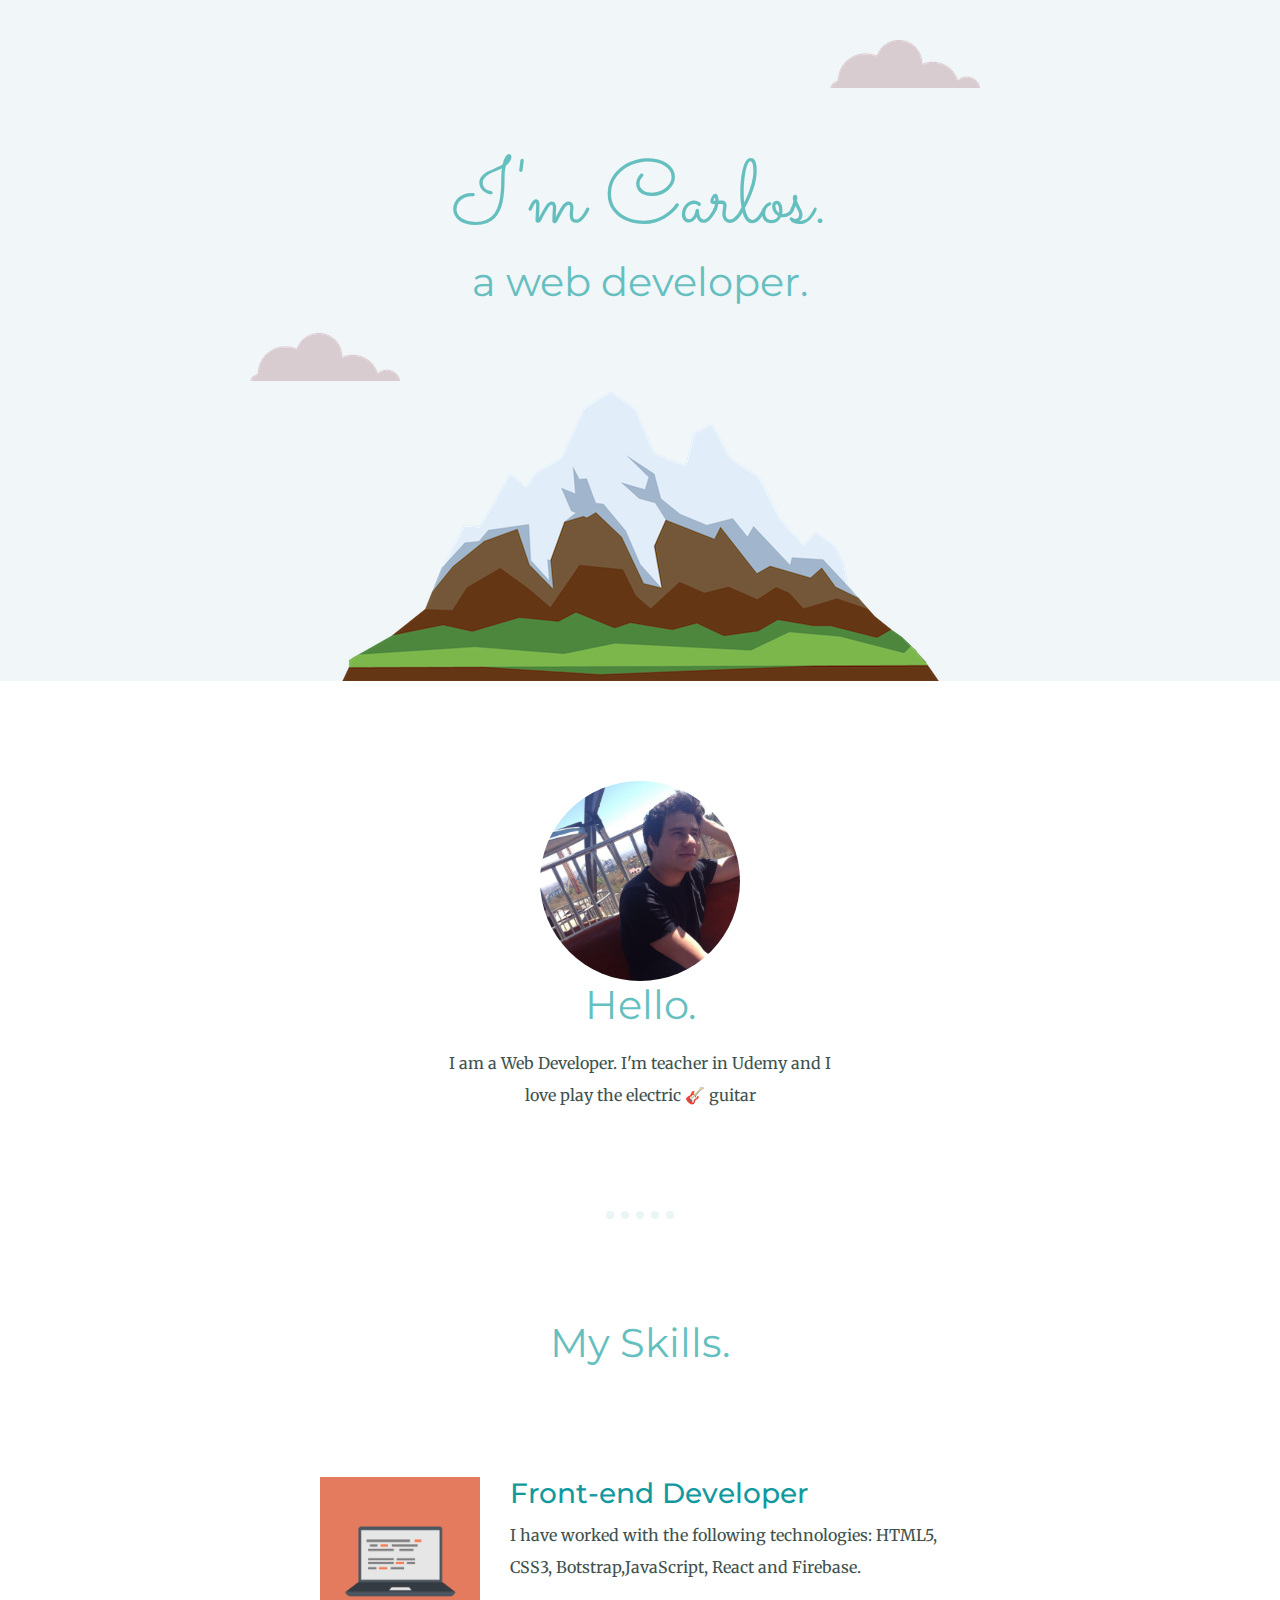
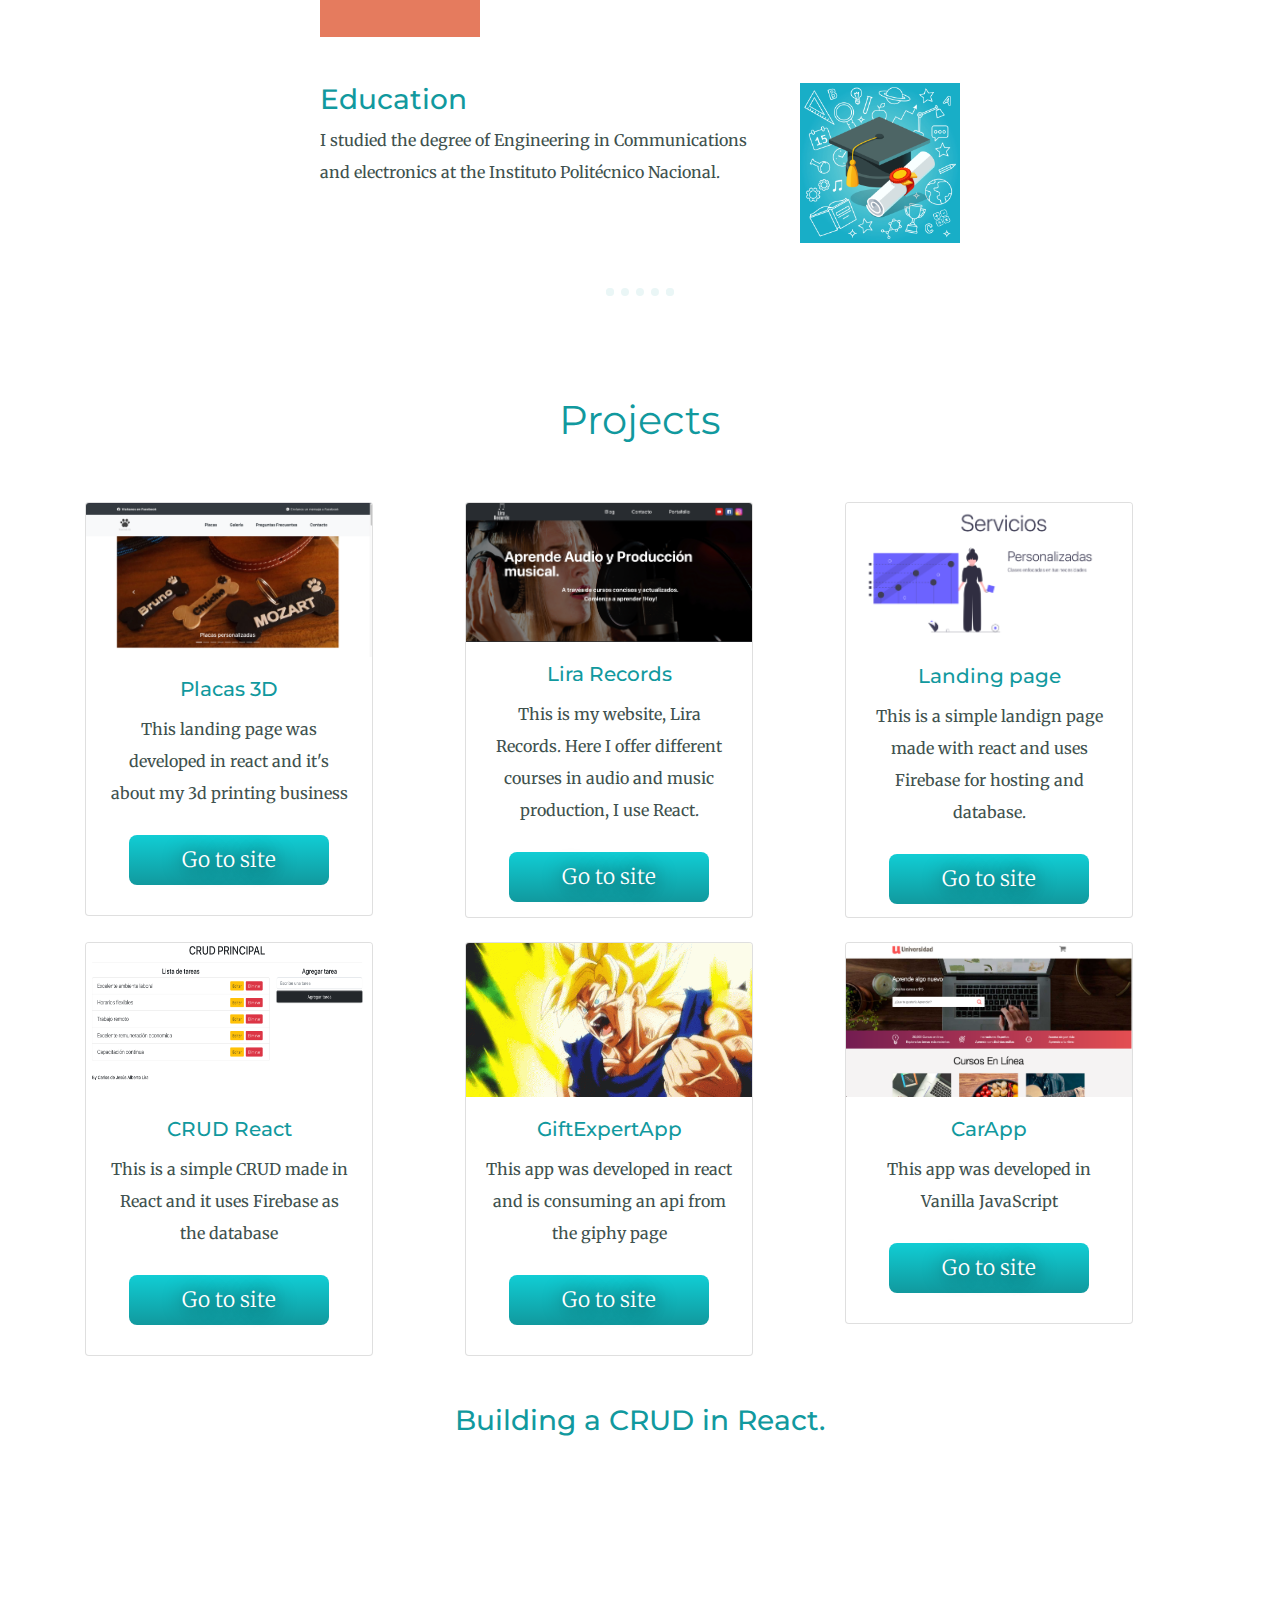
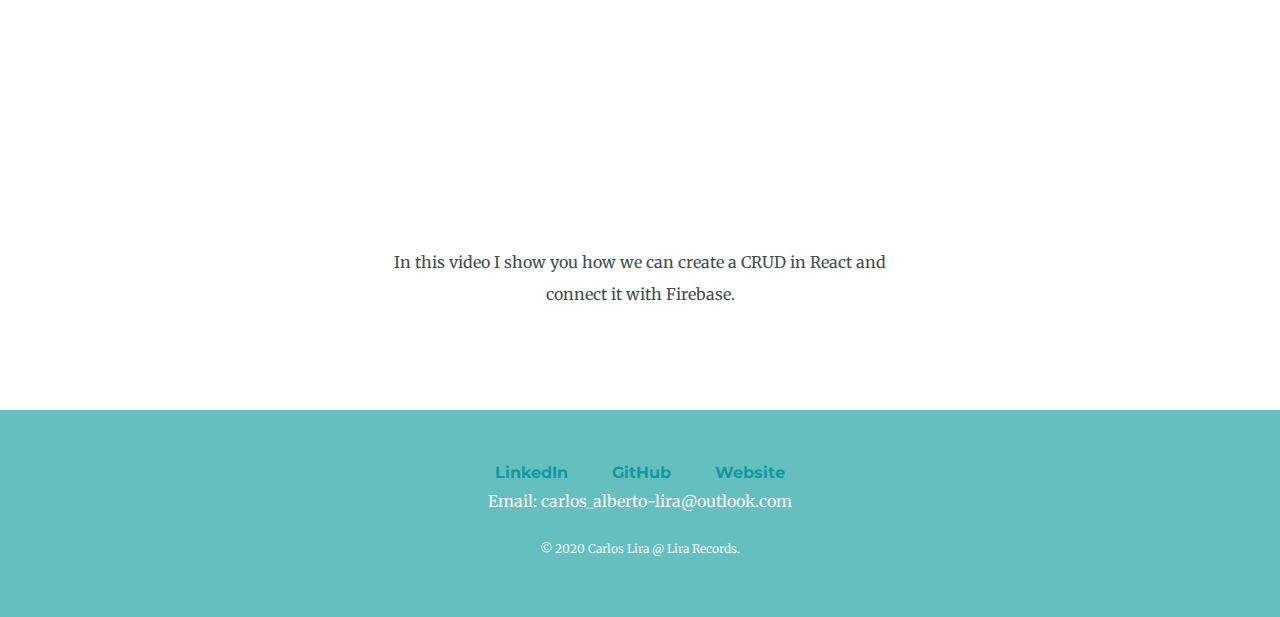
<file: index.html>
<!DOCTYPE html>
<html lang="en">
  <head>
    <meta charset="UTF-8" />
    <meta name="viewport" content="width=device-width, initial-scale=1.0" />
    <title>Carlos Lira</title>

    <link rel="icon" href="favicon.ico" />
    <link rel="preconnect" href="https://fonts.gstatic.com" />
    <link
      href="https://fonts.googleapis.com/css?family=Merriweather|Montserrat|Sacramento"
      rel="stylesheet"
    />
    <link
      rel="stylesheet"
      href="https://cdnjs.cloudflare.com/ajax/libs/animate.css/4.1.1/animate.min.css"
    />
    <link
      rel="stylesheet"
      href="https://maxcdn.bootstrapcdn.com/bootstrap/4.0.0/css/bootstrap.min.css"
      integrity="sha384-Gn5384xqQ1aoWXA+058RXPxPg6fy4IWvTNh0E263XmFcJlSAwiGgFAW/dAiS6JXm"
      crossorigin="anonymous"
    />
    <link rel="stylesheet" href="css/styles.css" />
  </head>

  <body>
    <div class="container1">
      <img class="top-cloud" src="images/cloud.png" alt="cloud-img" />
      <h1 class="animate__animated animate__bounce">I'm Carlos.</h1>
      <h2 class="profesion animate__animated animate__backInUp">
        a <span class="web">web</span> developer.
      </h2>
      <img class="bottom-cloud" src="images/cloud.png" alt="cloud-img" />
      <img class="mountain" src="images/mountain.png" alt="mountain-img" />
    </div>
    <div class="middle-container">
      <div class="profile">
        <img
          class="profile-image"
          style="border-radius: 50%; width: 200px"
          src="images/carlos.JPG"
          alt=""
        />
        <h2 class="animate__animated animate__backInRight">Hello.</h2>
        <p class="intro animate__animated animate__backInLeft">
          I am a Web Developer. I'm teacher in Udemy and I love play the
          electric 🎸 guitar
        </p>
      </div>
      <hr />
      <div class="skills">
        <h2 class="animate__animated animate__backInRight">My Skills.</h2>
        <div class="skill-row">
          <img class="code-img" src="images/computer.png" alt="" />
          <h3>Front-end Developer</h3>
          <p>
            I have worked with the following technologies: HTML5, CSS3,
            Botstrap,JavaScript, React and Firebase.
          </p>
        </div>
        <div class="skill-row">
          <img class="chili-img" src="images/edu2.jpg" alt="" />
          <h3>Education</h3>
          <p>
            I studied the degree of Engineering in Communications and
            electronics at the Instituto Politécnico Nacional.
          </p>
        </div>
      </div>
      <hr />

      <section>
        <h2 class="titlep text-center mt-3 mb-5">Projects</h2>

        <div class="container">
          <div class="row">
            <div class="col-lg-4 col-md-6 col-sm-12 mb-4 container-projects">
              <div class="card" style="width: 18rem; max-height: 26rem">
                <img
                  class="card-img-top same-zise-img"
                  src="images/placas3d.png"
                  alt="Card image cap"
                />
                <div class="card-body">
                  <h5 class="titlep card-title">Placas 3D</h5>
                  <p class="card-text">
                    This landing page was developed in react and it's about my
                    3d printing business
                  </p>
                  <a
                    href="https://quizzical-wiles-ac5ad2.netlify.app/"
                    class="btn-proj"
                    target="_blank"
                    >Go to site</a
                  >
                </div>
              </div>
            </div>

            <div class="col-lg-4 col-md-6 col-sm-12 mb-4 container-projects">
              <div class="card" style="width: 18rem; max-height: 26rem">
                <img
                  class="card-img-top same-zise-img"
                  src="images/lira.png"
                  alt="Card image cap"
                />
                <div class="card-body">
                  <h5 class="titlep card-title">Lira Records</h5>
                  <p class="card-text">
                    This is my website, Lira Records. Here I offer different
                    courses in audio and music production, I use React.
                  </p>
                  <a
                    href="https://lirarecords.site"
                    class="btn-proj"
                    target="_blank"
                    >Go to site</a
                  >
                </div>
              </div>
            </div>

            <div class="col-lg-4 col-md-6 col-sm-12 mb-4 container-projects">
              <div class="card" style="width: 18rem; max-height: 26rem">
                <img
                  class="card-img-top same-zise-img"
                  src="images/landing.png"
                  alt="Card image cap"
                />
                <div class="card-body">
                  <h5 class="titlep card-title">Landing page</h5>
                  <p class="card-text">
                    This is a simple landign page made with react and uses
                    Firebase for hosting and database.
                  </p>
                  <a
                    href="https://landing-740b6.web.app"
                    class="btn-proj"
                    target="_blank"
                    >Go to site</a
                  >
                </div>
              </div>
            </div>
          </div>
        </div>

        <div class="container">
          <div class="row">
            <div class="col-lg-4 col-md-6 col-sm-12 mb-4 container-projects">
              <div class="card" style="width: 18rem; max-height: 26rem">
                <img
                  class="card-img-top same-zise-img"
                  src="images/cruds.png"
                  alt="Card image cap"
                />
                <div class="card-body">
                  <h5 class="titlep card-title">CRUD React</h5>
                  <p class="card-text">
                    This is a simple CRUD made in React and it uses Firebase as
                    the database
                  </p>
                  <a
                    href="https://condescending-montalcini-a5698d.netlify.app/"
                    class="btn-proj"
                    target="_blank"
                    >Go to site</a
                  >
                </div>
              </div>
            </div>
            <div class="col-lg-4 col-md-6 col-sm-12 mb-4 container-projects">
              <div class="card" style="width: 18rem; max-height: 26rem">
                <img
                  class="card-img-top same-zise-img"
                  src="images/goku.gif"
                  alt="Card image cap"
                />
                <div class="card-body">
                  <h5 class="titlep card-title">GiftExpertApp</h5>
                  <p class="card-text">
                    This app was developed in react and is consuming an api from
                    the giphy page
                  </p>
                  <a
                    href="https://carlosalberto05.github.io/gif-app/"
                    class="btn-proj"
                    target="_blank"
                    >Go to site</a
                  >
                </div>
              </div>
            </div>
            <div class="col-lg-4 col-md-6 col-sm-12 mb-4 container-projects">
              <div class="card" style="width: 18rem; max-height: 26rem">
                <img
                  class="card-img-top same-zise-img"
                  src="images/vanilla.png"
                  alt="Card image cap"
                />
                <div class="card-body">
                  <h5 class="titlep card-title">CarApp</h5>
                  <p class="card-text">
                    This app was developed in Vanilla JavaScript
                  </p>
                  <a
                    href="https://gallant-kare-e8d58f.netlify.app/#"
                    class="btn-proj"
                    target="_blank"
                    >Go to site</a
                  >
                </div>
              </div>
            </div>
          </div>
        </div>
      </section>

      <section>
        <div class="mt-4">
          <h3 class="mt-4 mb-5">Building a CRUD in React.</h3>
          <iframe
            class="video"
            width="560"
            height="315"
            src="https://www.youtube.com/embed/gJTruStZ93A"
            frameborder="0"
            allow="accelerometer; autoplay; clipboard-write; encrypted-media; gyroscope; picture-in-picture"
            allowfullscreen
          ></iframe>
          <p class="contact-message">
            In this video I show you how we can create a CRUD in React and
            connect it with Firebase.
          </p>
        </div>
      </section>
    </div>

    <div class="bottom-container">
      <a
        class="footer-link"
        href="https://www.linkedin.com/in/carlos-de-jesús-a-8a3896105"
        target="_blank"
        >LinkedIn</a
      >
      <a
        class="footer-link"
        href="https://github.com/carlosalberto05?tab=repositories"
        target="_blank"
        >GitHub</a
      >
      <a class="footer-link" href="https://lirarecords.site" target="_blank"
        >Website</a
      >
      <p class="footer-p">Email: carlos_alberto-lira@outlook.com</p>
      <p class="copyright">© 2020 Carlos Lira @ Lira Records.</p>
    </div>
  </body>
</html>
</file>
<file: css/styles.css>
body {
  color: #40514e;
  margin: 0;
  text-align: center;
  font-family: "Merriweather", serif;
}

h1 {
  font-size: 5.625rem;
  margin: 50px auto 0 auto;
  font-family: "Sacramento", cursive;
  color: #66bfbf;
  /* line-height: 2; */
}

h2 {
  font-family: "Montserrat", sans-serif;
  font-size: 2.5rem;
  color: #66bfbf;
  font-weight: normal;
  padding-bottom: 10px;
}

h3 {
  font-family: "Montserrat", sans-serif;
  color: #11999e;
}

.titlep {
  font-family: "Montserrat", sans-serif;
  color: #11999e;
}

p {
  line-height: 2;
}

hr {
  border: dotted #eaf6f6 8px;
  border-bottom: none;
  width: 4%;
  margin: 100px auto;
}

a {
  color: #11999e;
  font-family: "Montserrat", sans-serif;
  margin: 10px 20px;
  text-decoration: none;
  font-weight: bold;
}
a:hover {
  color: #eaf6f6;
}

.container1 {
  background-color: #f1f6f9;
  position: relative;
  padding-top: 100px;
}

.middle-container {
  margin: 100px 0;
}

.bottom-container {
  background-color: #66bfbf;
  padding: 50px 0 20px;
}

.skill-row {
  width: 50%;
  margin: 100px auto 100px auto;
  text-align: left;
}

.code-img {
  width: 25%;
  float: left;
  margin-right: 30px;
}

.chili-img {
  width: 25%;
  float: right;
  margin-left: 30px;
}

/* .web {
    text-decoration: underline;
} */

.intro {
  width: 30%;
  margin: auto;
}

.contact-message {
  width: 40%;
  margin: 40px auto 60px;
}

.copyright {
  color: #eaf6f6;
  font-size: 0.75rem;
  padding: 20px 0;
}

.top-cloud {
  position: absolute;
  right: 300px;
  top: 40px;
  animation: backInRight;
  animation-duration: 2s;
}

.bottom-cloud {
  position: absolute;
  left: 250px;
  bottom: 300px;
  animation: backInLeft;
  animation-duration: 2s;
}

.btn {
  background: #11cdd4;
  background-image: -webkit-linear-gradient(top, #11cdd4, #11999e);
  background-image: -moz-linear-gradient(top, #11cdd4, #11999e);
  background-image: -ms-linear-gradient(top, #11cdd4, #11999e);
  background-image: -o-linear-gradient(top, #11cdd4, #11999e);
  background-image: -webkit-gradient(to bottom, #11cdd4, #11999e);
  -webkit-border-radius: 8px;
  -moz-border-radius: 8px;
  border-radius: 8px;
  height: 50px;
  line-height: 50px;
  color: #ffffff;
  font-family: "Merriweather", serif;
  width: 200px;
  font-size: 21px;
  font-weight: 100;
  padding: 0;
  /* -webkit-box-shadow: 1px 1px 20px 0 #000000;
    -moz-box-shadow: 1px 1px 20px 0 #000000; */
  /* box-shadow: 1px 1px 20px 0 #000000; */
  text-shadow: 1px 1px 20px #000000;
  text-decoration: none;
  display: inline-block;
  cursor: pointer;
  text-align: center;
}

.btn:hover {
  border: solid #30e3cb 0;
  background: #30e3cb;
  background-image: -webkit-linear-gradient(top, #30e3cb, #2bc4ed);
  background-image: -moz-linear-gradient(top, #30e3cb, #2bc4ed);
  background-image: -ms-linear-gradient(top, #30e3cb, #2bc4ed);
  background-image: -o-linear-gradient(top, #30e3cb, #2bc4ed);
  background-image: -webkit-gradient(to bottom, #30e3cb, #2bc4ed);
  -webkit-border-radius: 8px;
  -moz-border-radius: 8px;
  border-radius: 8px;
  text-decoration: none;
}

.btn-proj {
  background: #11cdd4;
  background-image: -webkit-linear-gradient(top, #11cdd4, #11999e);
  background-image: -moz-linear-gradient(top, #11cdd4, #11999e);
  background-image: -ms-linear-gradient(top, #11cdd4, #11999e);
  background-image: -o-linear-gradient(top, #11cdd4, #11999e);
  background-image: -webkit-gradient(to bottom, #11cdd4, #11999e);
  -webkit-border-radius: 8px;
  -moz-border-radius: 8px;
  border-radius: 8px;
  height: 50px;
  line-height: 50px;
  color: #ffffff;
  font-family: "Merriweather", serif;
  width: 200px;
  font-size: 21px;
  font-weight: 100;
  padding: 0;
  /* -webkit-box-shadow: 1px 1px 20px 0 #000000;
    -moz-box-shadow: 1px 1px 20px 0 #000000; */
  /* box-shadow: 1px 1px 20px 0 #000000; */
  text-shadow: 1px 1px 20px #000000;
  text-decoration: none;
  display: inline-block;
  cursor: pointer;
  text-align: center;
}

.btn-proj:hover {
  color: white;
  border: solid #30e3cb 0;
  background: #30e3cb;
  background-image: -webkit-linear-gradient(top, #30e3cb, #2bc4ed);
  background-image: -moz-linear-gradient(top, #30e3cb, #2bc4ed);
  background-image: -ms-linear-gradient(top, #30e3cb, #2bc4ed);
  background-image: -o-linear-gradient(top, #30e3cb, #2bc4ed);
  background-image: -webkit-gradient(to bottom, #30e3cb, #2bc4ed);
  -webkit-border-radius: 8px;
  -moz-border-radius: 8px;
  border-radius: 8px;
  text-decoration: none;
}

.footer-p {
  /* color: #11999e; */
  color: whitesmoke;
  margin-bottom: 0;
}

.card-heighth {
  max-height: 400px;
}

.same-zise-img {
  width: 286px;
  height: 153.33px;
}

/* Iphone 6/7/8 */
@media (max-width: 667px) {
  .container1 {
    background-color: #f1f6f9;
    position: relative;
    padding-top: 70px;
  }

  .top-cloud {
    width: 30%;
    position: absolute;
    right: 230px;
    top: 40px;
    animation: backInRight;
    animation-duration: 2s;
  }

  .bottom-cloud {
    width: 30%;
    position: absolute;
    left: 235px;
    bottom: 160px;
    animation: backInLeft;
    animation-duration: 2s;
  }
  .mountain {
    width: 90%;
  }

  .profile {
    margin-top: -10%;
  }

  .profile-image {
    max-width: 40%;
    margin-bottom: 2rem;
  }

  .intro {
    width: 60%;
    margin: auto;
  }

  h1 {
    font-size: 2.8125rem;
    margin: 25px auto 0 auto;
  }

  h2 {
    font-size: 2.25rem;
    color: #66bfbf;
    font-weight: normal;
    padding-bottom: 5px;
  }

  h3 {
    align-items: center;
    font-size: 1.5rem;
  }

  hr {
    border: dotted #eaf6f6 8px;
    border-bottom: none;
    width: 2%;
    margin: 50px auto;
  }
  p {
    line-height: 1.5;
  }
  a {
    margin: 5px 10px;
  }

  .middle-container {
    margin: 100px 0;
  }

  .bottom-container {
    background-color: #66bfbf;
    padding: 25px 0 10px;
  }

  .skill-row {
    width: 70%;
    text-align: left;
  }

  .container-projects {
    display: flex;
    justify-content: center;
  }

  .video {
    max-width: 80%;
    height: auto;
  }

  .contact-message {
    width: 70%;
  }

  .btn {
    -webkit-border-radius: 4px;
    -moz-border-radius: 4px;
    border-radius: 4px;
    height: 40px;
    line-height: 40px;
    color: #ffffff;
    font-family: "Merriweather", serif;
    width: 150px;
    font-size: 13px;
    font-weight: 100;
    padding: 0;
  }
}
</file>
